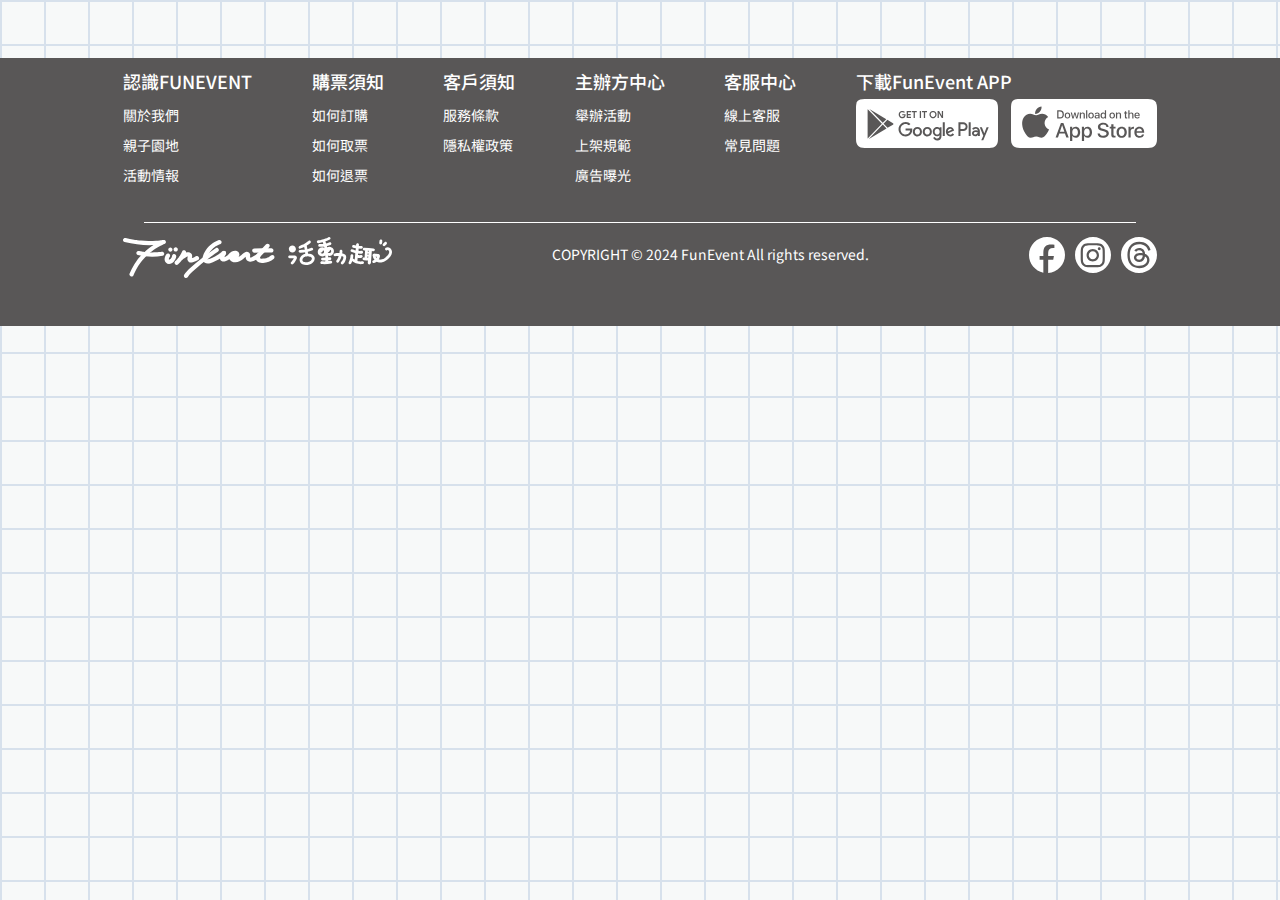
<file: web/footer.html>
<!DOCTYPE html>
<html lang="zh-Hant-TW">

<head>
    <meta charset="UTF-8">
    <meta name="viewport" content="width=device-width, initial-scale=1.0">
    <title>Document</title>
    <link rel="stylesheet" href="./assets/css/styleByJessy.css">
</head>

<body>
    <footer>
        
        <!-- 主選單 -->
        <nav class=" navigation">
            <ul class="menu">
                <li>
                    <!-- 主按鈕 -->
                    <h3>認識FUNEVENT</h3>
                    <!-- 子選單  -->
                    <ul>
                        <li><a href="#">關於我們</a></li>
                        <li><a href="#">親子園地</a></li>
                        <li><a href="#">活動情報</a></li>
                    </ul>
                </li>
                <li>
                    <!-- 主按鈕 -->
                    <h3>購票須知</h3>
                    <!-- 子選單 -->
                    <ul>
                        <li><a href="#">如何訂購</a></li>
                        <li><a href="#">如何取票</a></li>
                        <li><a href="#">如何退票</a></li>
                    </ul>
                </li>
                <li>
                    <!-- 主按鈕 -->
                    <h3>客戶須知</h3>
                    <!-- 子選單 -->
                    <ul>
                        <li><a href="#">服務條款</a></li>
                        <li><a href="#">隱私權政策</a></li>
                    </ul>
                </li>
                <li>
                    <!-- 主按鈕 -->
                    <h3>主辦方中心</h3>
                    <!-- 子選單 -->
                    <ul>
                        <li><a href="#">舉辦活動</a></li>
                        <li><a href="#">上架規範</a></li>
                        <li><a href="#">廣告曝光</a></li>
                    </ul>
                </li>
                <li>
                    <!-- 主按鈕 -->
                    <h3>客服中心</h3>
                    <!-- 子選單 -->
                    <ul>
                        <li><a href="#">線上客服</a></li>
                        <li><a href="#">常見問題</a></li>
                    </ul>
                </li>
                <li>
                    <div class="app-box">
                        <p>下載FunEvent APP</p>
                        <div class="download">
                            <a href="#" class="google"></a>
                            <a href="#" class="iphone"></a>
                        </div>
                    </div>
                </li>
            </ul>
        </nav>
        </div>
        <div class="split-line-row"></div>
        <div class="end-box">
            <h1><a href="./index.html"><img src="./assets/images/logo-big.svg" alt=" "></a></h1>
            <small>COPYRIGHT &copy;  2024 FunEvent All rights reserved.</small>
            <div class="icon-box">
                <div class="icon" style="background-image: url(./assets/images/fb-icon.svg);"></div>
                <div class="icon" style="background-image: url(./assets/images/ig-icon.svg);"></div>
                <div class="icon" style="background-image: url(./assets/images/threads-icon.svg);"></div>
            </div>
        </div>
        <!-- logo -->
    </footer>
</body>

</html>
</file>
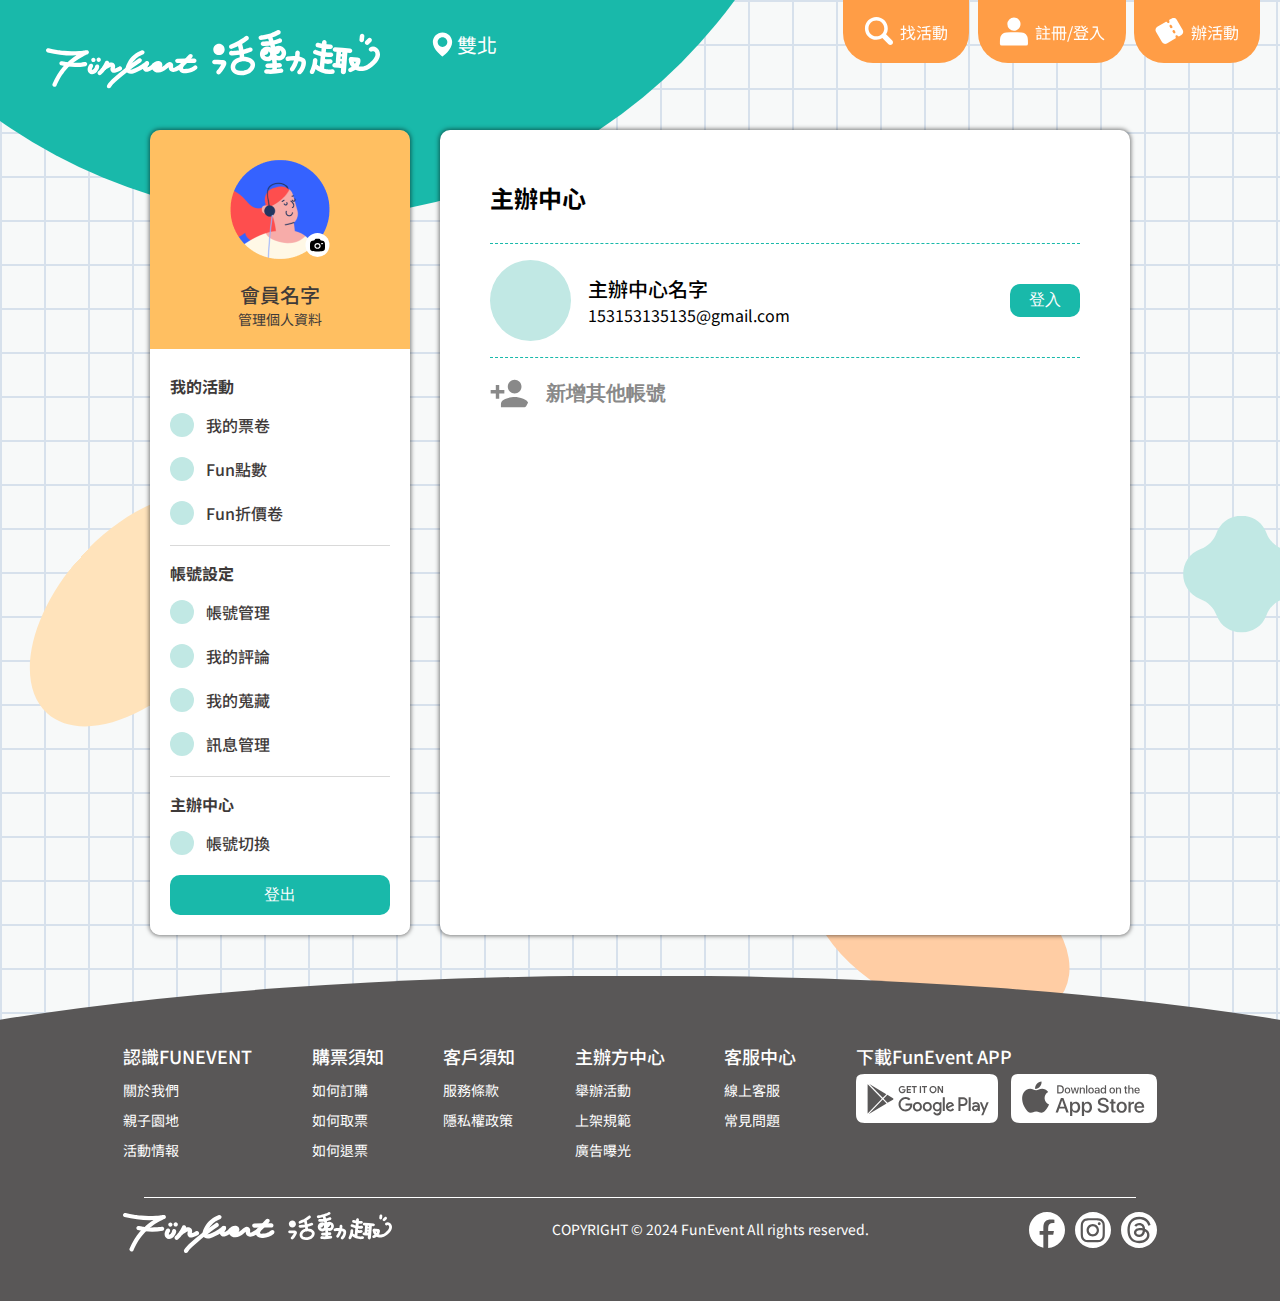
<file: web/member-center/member-center-hosting-center.html>
<!DOCTYPE html>
<html lang="zh-Hant-TW">

<head>
    <meta charset="UTF-8">
    <meta name="viewport" content="width=device-width, initial-scale=1.0">
    <title>會員中心-模板</title>
    <link rel="stylesheet" href="../assets/css/styleByJessy.css">
</head>

<body>
    <!-- 導航列 -->
    <header id="topbar">
        <div class="topbar__start-box">
            <h1 class="logo">
                <a href="../index.html">
                    <figure class="logo-en"><img src="../assets/images/logo-en.svg" alt=""></figure>
                    <figure class="logo-tc"><img src="../assets/images/logo-tc.svg" alt=""></figure>
                </a>
            </h1>
            <div class="topbar__location">
                <figure class="topbar__map-pin-icon"><img src="../assets/images/map-pin-icon.svg" alt="地圖圖釘icon">
                </figure>
                <p>雙北</p>
            </div>
        </div>
        <div class="topbar__end-box">
            <nav class="navigation">
                <ul class="topbar-menu">
                    <li class="topbar-menu__item">
                        <div class="topbar-menu__icon"><img src="../assets/images/search-icon.svg" alt=""></div>
                        <p>找活動</p>
                    </li>
                    <li class="topbar-menu__item">
                        <div class="topbar-menu__icon"><img src="../assets/images/login-icon.svg" alt=""></div>
                        <p>註冊/登入</p>
                    </li>
                    <li class="topbar-menu__item">
                        <div class="topbar-menu__icon"><img src="../assets/images/ticket-icon.svg" alt=""></div>
                        <p>辦活動</p>
                    </li>
                </ul>
            </nav>
        </div>
    </header>
    <!-- 色塊背景 -->
    <div class="member-center-bg-color-block">
        <div class="member-center-bg-color-block__block1"></div>
        <div class="member-center-bg-color-block__block2"></div>
        <div class="member-center-bg-color-block__block3"></div>
        <div class="member-center-bg-color-block__block4"></div>
    </div>
    <main>
        <section id="member-center">
            <!-- 側邊列 -->
            <nav class="member-center-sidebar">
                <!-- 會員頭貼與名字 -->
                <div class="member-center-sidebar__intro">
                    <div class="member-avatar-box">
                        <figure class="member-center-sidebar__avatar"><img
                                src="../assets/images/member-default-avatar.png" alt=""></figure>
                        <button type="button" class="edit-member-avatar-btn"><object
                                data="../assets/images/edit-avatar-icon.svg" type="image/svg+xml"></object></button>
                    </div>
                    <h3 class="member-center-sidebar__name">會員名字</h3>
                    <a href="#" class="member-center-sidebar__edit-link">管理個人資料</a>
                </div>
                <!-- member-center-sidebar__menu -->
                <div class="member-center-sidebar__menu">
                    <!-- div.myEvent_box>h4+div.member-center-sidebar__link-box*3>div.icon--small+a -->
                    <div class="member-center-sidebar__list-box">
                        <h4>我的活動</h4>
                        <div class="member-center-sidebar__link-box">
                            <div class="icon--small"></div>
                            <a href="#">我的票卷</a>
                        </div>
                        <div class="member-center-sidebar__link-box">
                            <div class="icon--small"></div>
                            <a href="#">Fun點數</a>
                        </div>
                        <div class="member-center-sidebar__link-box">
                            <div class="icon--small"></div>
                            <a href="#">Fun折價卷</a>
                        </div>
                    </div>
                    <div class="split-line-row"></div>
                    <div class="member-center-sidebar__list-box">
                        <h4>帳號設定</h4>
                        <div class="member-center-sidebar__link-box">
                            <div class="icon--small"></div>
                            <a href="#">帳號管理</a>
                        </div>
                        <div class="member-center-sidebar__link-box">
                            <div class="icon--small"></div>
                            <a href="#">我的評論</a>
                        </div>
                        <div class="member-center-sidebar__link-box">
                            <div class="icon--small"></div>
                            <a href="#">我的蒐藏</a>
                        </div>
                        <div class="member-center-sidebar__link-box">
                            <div class="icon--small"></div>
                            <a href="#">訊息管理</a>
                        </div>
                    </div>
                    <div class="split-line-row"></div>
                    <div class="member-center-sidebar__list-box">
                        <h4>主辦中心</h4>
                        <div class="member-center-sidebar__link-box">
                            <div class="icon--small"></div>
                            <a href="#">帳號切換</a>
                        </div>
                    </div>

                    <button class="btn-logout--large funevent-btn" type="button">登出</button>
                </div>
            </nav>

            <!-- 分頁內容寫在這邊 -->
            <div class="member-center-content hosting-center-content">
                <!-- 請在上面的div加入分頁的class -->
                <div class="hosting">
                    <h4 class="title">主辦中心</h4>
                    <div class="split-line-row"></div>
                    <div class="first-box">
                        <div class="start-box">
                            <div>
                                <img class="circle" src="../assets/images/circle.svg" alt="">
                            </div>

                            <div class="part">
                                <h4 class="subtitle">主辦中心名字</h4>
                                <p>153153135135@gmail.com</p>
                            </div>

                        </div>
                        <div>
                            <button class="funevent-btn">登入</button>
                        </div>
                    </div>
                    <div class="split-line-row"></div>
                    <button class="add-account">
                        <img src="../assets/images/addfriend.svg" alt="">
                        <p>新增其他帳號</p>
                    </button>


                </div>
            </div>
        </section>
    </main>
    <footer>
        <!-- 主選單 -->
        <nav class=" navigation">
            <ul class="menu">
                <li>
                    <!-- 主按鈕 -->
                    <h3>認識FUNEVENT</h3>

                    <!-- 子選單  -->
                    <ul>
                        <li><a href="#">關於我們</a></li>
                        <li><a href="#">親子園地</a></li>
                        <li><a href="#">活動情報</a></li>
                    </ul>
                </li>
                <li>
                    <!-- 主按鈕 -->
                    <h3>購票須知</h3>
                    <!-- 子選單 -->
                    <ul>
                        <li><a href="#">如何訂購</a></li>
                        <li><a href="#">如何取票</a></li>
                        <li><a href="#">如何退票</a></li>
                    </ul>
                </li>
                <li>
                    <!-- 主按鈕 -->
                    <h3>客戶須知</h3>
                    <!-- 子選單 -->
                    <ul>
                        <li><a href="#">服務條款</a></li>
                        <li><a href="#">隱私權政策</a></li>
                    </ul>
                </li>
                <li>
                    <!-- 主按鈕 -->
                    <h3>主辦方中心</h3>
                    <!-- 子選單 -->
                    <ul>
                        <li><a href="#">舉辦活動</a></li>
                        <li><a href="#">上架規範</a></li>
                        <li><a href="#">廣告曝光</a></li>
                    </ul>
                </li>
                <li>
                    <!-- 主按鈕 -->
                    <h3>客服中心</h3>
                    <!-- 子選單 -->
                    <ul>
                        <li><a href="#">線上客服</a></li>
                        <li><a href="#">常見問題</a></li>
                    </ul>
                </li>
                <li>
                    <div class="app-box">
                        <p>下載FunEvent APP</p>
                        <div class="download">
                            <a href="#" class="google"></a>
                            <a href="#" class="iphone"></a>
                        </div>
                    </div>
                </li>
            </ul>

        </nav>
        </div>
        <div class="split-line-row"></div>
        <div class="end-box">
            <h1><a href="./index.html"><img src="../assets/images/logo-big.svg" alt=" "></a></h1>
            <small>COPYRIGHT &copy; 2024 FunEvent All rights reserved.</small>
            <div class="icon-box">
                <div class="icon" style="background-image: url(../assets/images/fb-icon.svg);"></div>
                <div class="icon" style="background-image: url(../assets/images/ig-icon.svg);"></div>
                <div class="icon" style="background-image: url(../assets/images/threads-icon.svg);"></div>
            </div>
        </div>
        <!-- 弧形背景 -->
        <div class="bg-color-block"></div>
    </footer>
</body>

</html>
</file>
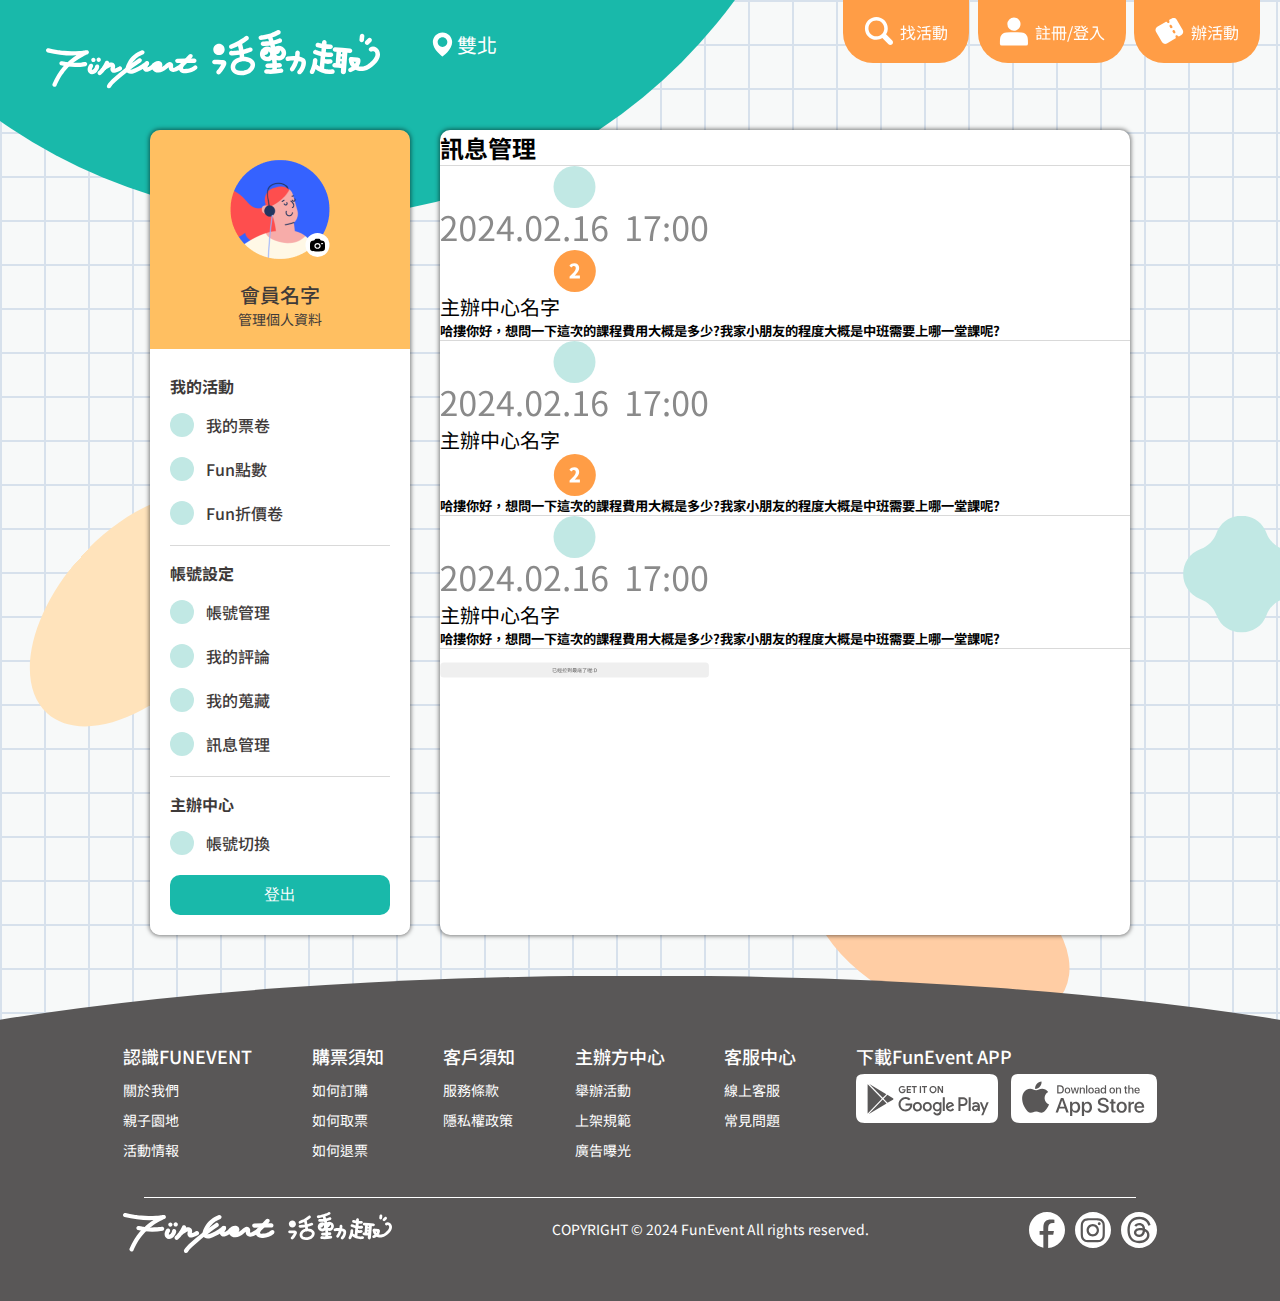
<file: web/member-center/member-center-message-manage.html>
<!DOCTYPE html>
<html lang="zh-Hant-TW">

<head>
    <meta charset="UTF-8">
    <meta name="viewport" content="width=device-width, initial-scale=1.0">
    <title>會員中心-訊息管理 - 活動趣 FunEvent</title>
    <link rel="stylesheet" href="../assets/css/styleByJessy.css">
</head>

<body>
    <!-- 導航列 -->
    <header id="topbar">
        <div class="topbar__start-box">
            <h1 class="logo">
                <a href="../index.html">
                    <figure class="logo-en"><img src="../assets/images/logo-en.svg" alt=""></figure>
                    <figure class="logo-tc"><img src="../assets/images/logo-tc.svg" alt=""></figure>
                </a>
            </h1>
            <div class="topbar__location">
                <figure class="topbar__map-pin-icon"><img src="../assets/images/map-pin-icon.svg" alt="地圖圖釘icon">
                </figure>
                <p>雙北</p>
            </div>
        </div>
        <div class="topbar__end-box">
            <nav class="navigation">
                <ul class="topbar-menu">
                    <li class="topbar-menu__item">
                        <div class="topbar-menu__icon"><img src="../assets/images/search-icon.svg" alt=""></div>
                        <p>找活動</p>
                    </li>
                    <li class="topbar-menu__item">
                        <div class="topbar-menu__icon"><img src="../assets/images/login-icon.svg" alt=""></div>
                        <p>註冊/登入</p>
                    </li>
                    <li class="topbar-menu__item">
                        <div class="topbar-menu__icon"><img src="../assets/images/ticket-icon.svg" alt=""></div>
                        <p>辦活動</p>
                    </li>
                </ul>
            </nav>
        </div>
    </header>
    <!-- 色塊背景 -->
    <div class="member-center-bg-color-block">
        <div class="member-center-bg-color-block__block1"></div>
        <div class="member-center-bg-color-block__block2"></div>
        <div class="member-center-bg-color-block__block3"></div>
        <div class="member-center-bg-color-block__block4"></div>
    </div>
    <main>
        <section id="member-center">
            <!-- 側邊列 -->
            <nav class="member-center-sidebar">
                <!-- 會員頭貼與名字 -->
                <div class="member-center-sidebar__intro">
                    <div class="member-avatar-box">
                        <figure class="member-center-sidebar__avatar"><img
                                src="../assets/images/member-default-avatar.png" alt=""></figure>
                        <button type="button" class="edit-member-avatar-btn"><object
                                data="../assets/images/edit-avatar-icon.svg" type="image/svg+xml"></object></button>
                    </div>
                    <h3 class="member-center-sidebar__name">會員名字</h3>
                    <a href="#" class="member-center-sidebar__edit-link">管理個人資料</a>
                </div>
                <!-- member-center-sidebar__menu -->
                <div class="member-center-sidebar__menu">
                    <!-- div.myEvent_box>h4+div.member-center-sidebar__link-box*3>div.icon--small+a -->
                    <div class="member-center-sidebar__list-box">
                        <h4>我的活動</h4>
                        <div class="member-center-sidebar__link-box">
                            <div class="icon--small"></div>
                            <a href="#">我的票卷</a>
                        </div>
                        <div class="member-center-sidebar__link-box">
                            <div class="icon--small"></div>
                            <a href="#">Fun點數</a>
                        </div>
                        <div class="member-center-sidebar__link-box">
                            <div class="icon--small"></div>
                            <a href="#">Fun折價卷</a>
                        </div>
                    </div>
                    <div class="split-line-row"></div>
                    <div class="member-center-sidebar__list-box">
                        <h4>帳號設定</h4>
                        <div class="member-center-sidebar__link-box">
                            <div class="icon--small"></div>
                            <a href="#">帳號管理</a>
                        </div>
                        <div class="member-center-sidebar__link-box">
                            <div class="icon--small"></div>
                            <a href="#">我的評論</a>
                        </div>
                        <div class="member-center-sidebar__link-box">
                            <div class="icon--small"></div>
                            <a href="#">我的蒐藏</a>
                        </div>
                        <div class="member-center-sidebar__link-box">
                            <div class="icon--small"></div>
                            <a href="#">訊息管理</a>
                        </div>
                    </div>
                    <div class="split-line-row"></div>
                    <div class="member-center-sidebar__list-box">
                        <h4>主辦中心</h4>
                        <div class="member-center-sidebar__link-box">
                            <div class="icon--small"></div>
                            <a href="#">帳號切換</a>
                        </div>
                    </div>

                    <button class="btn-logout--large funevent-btn" type="button">登出</button>
                </div>
            </nav>

            <!-- 分頁內容寫在這邊 -->
            <div class="member-center-content member-center-message-manage">
                <!-- 請在上面的div加入分頁的class -->
                <div class="message">
                    <h4 class="title">訊息管理</h4>
                    <div class="split-line-row"></div>
                    <div class="box">
                        <img src="../assets/images/circle.svg" alt="">
                        <img src="../assets/images/2024.02.16-17_00.svg" alt="">
                        <img src="../assets/images/littlecircle.svg" alt="">
                        <h4 class="subtitle">主辦中心名字</h4>
                        <h5>哈摟你好，想問一下這次的課程費用大概是多少?我家小朋友的程度大概是中班需要上哪一堂課呢?</h5>
                    <div class="split-line-row"></div>
                    <div class="box">
                        <img src="../assets/images/circle.svg" alt="">
                        <img src="../assets/images/2024.02.16-17_00.svg" alt="">
                        <h4 class="subtitle">主辦中心名字</h4>
                        <img src="../assets/images/littlecircle.svg" alt="">
                        <h5>哈摟你好，想問一下這次的課程費用大概是多少?我家小朋友的程度大概是中班需要上哪一堂課呢?</h5>
                    <div class="split-line-row"></div>
                    <div class="box">
                        <img src="../assets/images/circle.svg" alt="">
                        <img src="../assets/images/2024.02.16-17_00.svg" alt="">
                        <h4 class="subtitle">主辦中心名字</h4>
                        <h5>哈摟你好，想問一下這次的課程費用大概是多少?我家小朋友的程度大概是中班需要上哪一堂課呢?</h5>
                    <div class="split-line-row"></div>
                    <img src="../assets/images/bottom.svg" alt="">
                </div>
            </div>
        </section>
    </main>
    <footer>
        <!-- 主選單 -->
        <nav class=" navigation">
            <ul class="menu">
                <li>
                    <!-- 主按鈕 -->
                    <h3>認識FUNEVENT</h3>

                    <!-- 子選單  -->
                    <ul>
                        <li><a href="#">關於我們</a></li>
                        <li><a href="#">親子園地</a></li>
                        <li><a href="#">活動情報</a></li>
                    </ul>
                </li>
                <li>
                    <!-- 主按鈕 -->
                    <h3>購票須知</h3>
                    <!-- 子選單 -->
                    <ul>
                        <li><a href="#">如何訂購</a></li>
                        <li><a href="#">如何取票</a></li>
                        <li><a href="#">如何退票</a></li>
                    </ul>
                </li>
                <li>
                    <!-- 主按鈕 -->
                    <h3>客戶須知</h3>
                    <!-- 子選單 -->
                    <ul>
                        <li><a href="#">服務條款</a></li>
                        <li><a href="#">隱私權政策</a></li>
                    </ul>
                </li>
                <li>
                    <!-- 主按鈕 -->
                    <h3>主辦方中心</h3>
                    <!-- 子選單 -->
                    <ul>
                        <li><a href="#">舉辦活動</a></li>
                        <li><a href="#">上架規範</a></li>
                        <li><a href="#">廣告曝光</a></li>
                    </ul>
                </li>
                <li>
                    <!-- 主按鈕 -->
                    <h3>客服中心</h3>
                    <!-- 子選單 -->
                    <ul>
                        <li><a href="#">線上客服</a></li>
                        <li><a href="#">常見問題</a></li>
                    </ul>
                </li>
                <li>
                    <div class="app-box">
                        <p>下載FunEvent APP</p>
                        <div class="download">
                            <a href="#" class="google"></a>
                            <a href="#" class="iphone"></a>
                        </div>
                    </div>
                </li>
            </ul>

        </nav>
        </div>
        <div class="split-line-row"></div>
        <div class="end-box">
            <h1><a href="./index.html"><img src="../assets/images/logo-big.svg" alt=" "></a></h1>
            <small>COPYRIGHT &copy; 2024 FunEvent All rights reserved.</small>
            <div class="icon-box">
                <div class="icon" style="background-image: url(../assets/images/fb-icon.svg);"></div>
                <div class="icon" style="background-image: url(../assets/images/ig-icon.svg);"></div>
                <div class="icon" style="background-image: url(../assets/images/threads-icon.svg);"></div>
            </div>
        </div>
        <!-- 弧形背景 -->
        <div class="bg-color-block"></div>
    </footer>
</body>

</html>
</file>
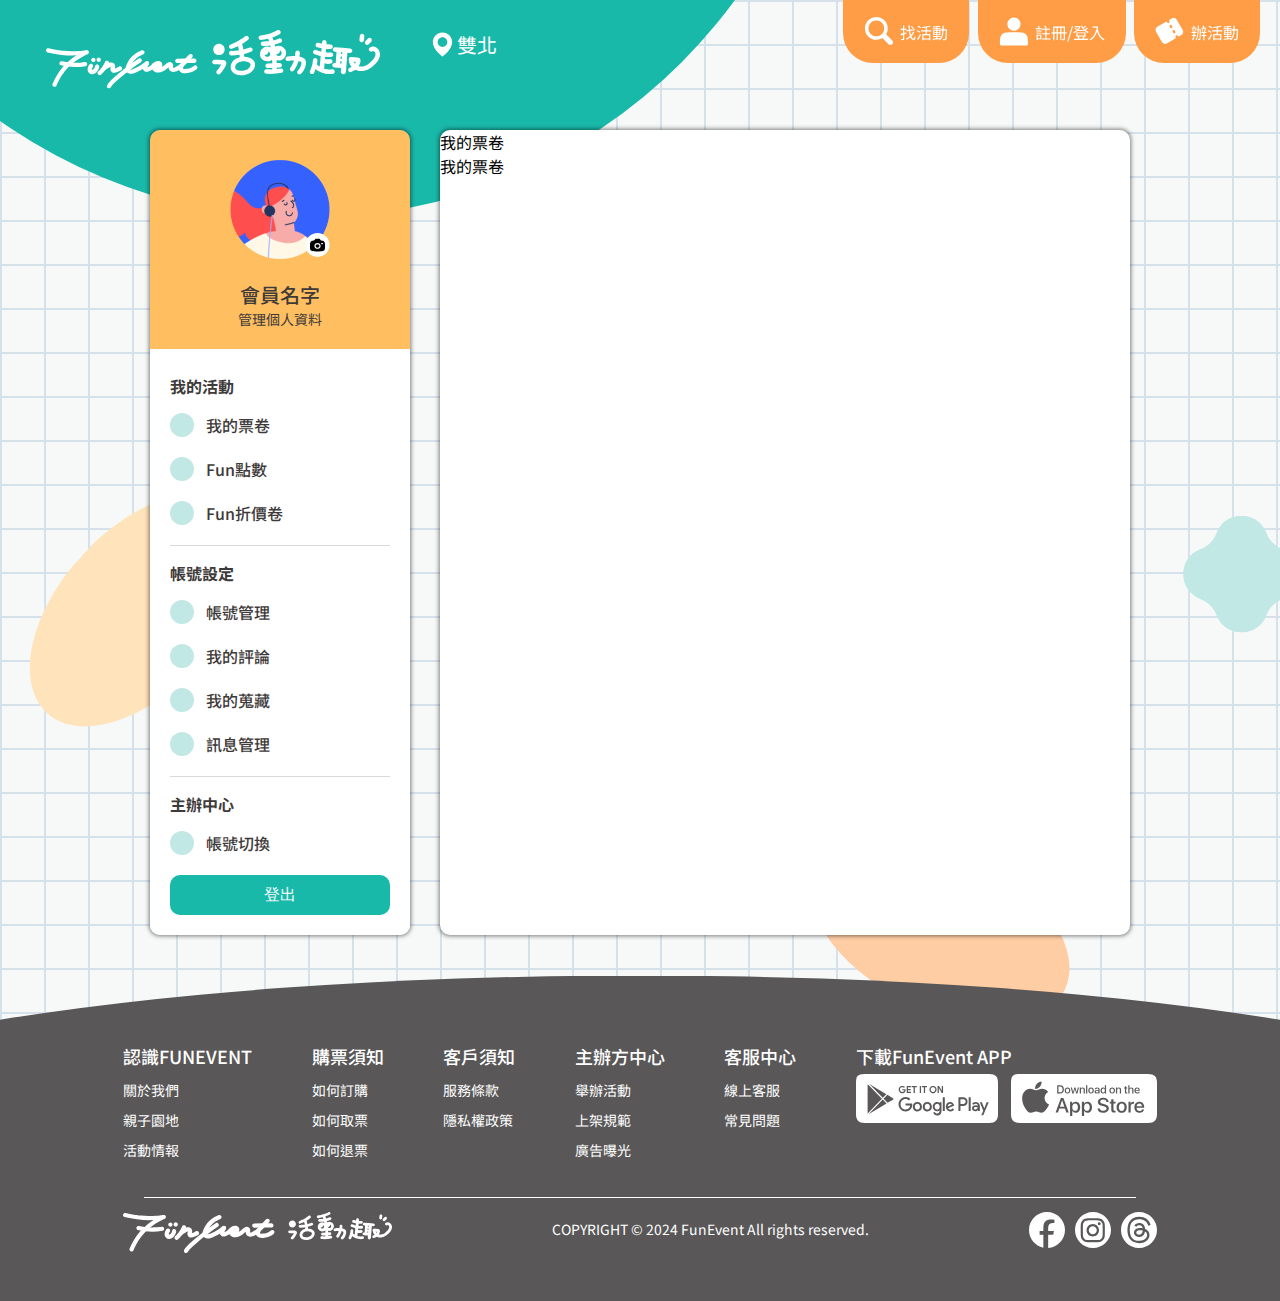
<file: web/member-center/member-center-myticket.html>
<!DOCTYPE html>
<html lang="zh-Hant-TW">

<head>
    <meta charset="UTF-8">
    <meta name="viewport" content="width=device-width, initial-scale=1.0">
    <title>會員中心-模板</title>
    <link rel="stylesheet" href="../assets/css/styleForMemberCenterTemplate.css">
</head>

<body>
    <div class="funevent-wrap">


        <!-- 導航列 -->
        <header id="topbar">
            <div class="topbar__start-box">
                <h1 class="logo">
                    <a href="../index.html">
                        <figure class="logo-en"><img src="../assets/images/logo-en.svg" alt=""></figure>
                        <figure class="logo-tc"><img src="../assets/images/logo-tc.svg" alt=""></figure>
                    </a>
                </h1>
                <div class="topbar__location">
                    <figure class="topbar__map-pin-icon"><img src="../assets/images/map-pin-icon.svg" alt="地圖圖釘icon">
                    </figure>
                    <p>雙北</p>
                </div>
            </div>
            <div class="topbar__end-box">
                <nav class="navigation">
                    <ul class="topbar-menu">
                        <li class="topbar-menu__item">
                            <div class="topbar-menu__icon"><img src="../assets/images/search-icon.svg" alt=""></div>
                            <p>找活動</p>
                        </li>
                        <li class="topbar-menu__item">
                            <div class="topbar-menu__icon"><img src="../assets/images/login-icon.svg" alt=""></div>
                            <p>註冊/登入</p>
                        </li>
                        <li class="topbar-menu__item">
                            <div class="topbar-menu__icon"><img src="../assets/images/ticket-icon.svg" alt=""></div>
                            <p>辦活動</p>
                        </li>
                    </ul>
                </nav>
            </div>
        </header>
        <!-- 色塊背景 -->
        <div class="member-center-bg-color-block">
            <div class="member-center-bg-color-block__block1"></div>
            <div class="member-center-bg-color-block__block2"></div>
            <div class="member-center-bg-color-block__block3"></div>
            <div class="member-center-bg-color-block__block4"></div>
        </div>
        <main>
            <section id="member-center">
                <!-- 側邊列 -->
                <nav class="member-center-sidebar">
                    <!-- 會員頭貼與名字 -->
                    <div class="member-center-sidebar__intro">
                        <div class="member-avatar-box">
                            <figure class="member-center-sidebar__avatar"><img
                                    src="../assets/images/member-default-avatar.png" alt=""></figure>
                            <button type="button" class="edit-member-avatar-btn"><object
                                    data="../assets/images/edit-avatar-icon.svg" type="image/svg+xml"></object></button>
                        </div>
                        <h3 class="member-center-sidebar__name">會員名字</h3>
                        <a href="#" class="member-center-sidebar__edit-link">管理個人資料</a>
                    </div>
                    <!-- member-center-sidebar__menu -->
                    <div class="member-center-sidebar__menu">
                        <!-- div.myEvent_box>h4+div.member-center-sidebar__link-box*3>div.icon--small+a -->
                        <div class="member-center-sidebar__list-box">
                            <h4>我的活動</h4>
                            <div class="member-center-sidebar__link-box">
                                <div class="icon--small"></div>
                                <a href="#">我的票卷</a>
                            </div>
                            <div class="member-center-sidebar__link-box">
                                <div class="icon--small"></div>
                                <a href="#">Fun點數</a>
                            </div>
                            <div class="member-center-sidebar__link-box">
                                <div class="icon--small"></div>
                                <a href="#">Fun折價卷</a>
                            </div>
                        </div>
                        <div class="split-line-row"></div>
                        <div class="member-center-sidebar__list-box">
                            <h4>帳號設定</h4>
                            <div class="member-center-sidebar__link-box">
                                <div class="icon--small"></div>
                                <a href="#">帳號管理</a>
                            </div>
                            <div class="member-center-sidebar__link-box">
                                <div class="icon--small"></div>
                                <a href="#">我的評論</a>
                            </div>
                            <div class="member-center-sidebar__link-box">
                                <div class="icon--small"></div>
                                <a href="#">我的蒐藏</a>
                            </div>
                            <div class="member-center-sidebar__link-box">
                                <div class="icon--small"></div>
                                <a href="#">訊息管理</a>
                            </div>
                        </div>
                        <div class="split-line-row"></div>
                        <div class="member-center-sidebar__list-box">
                            <h4>主辦中心</h4>
                            <div class="member-center-sidebar__link-box">
                                <div class="icon--small"></div>
                                <a href="#">帳號切換</a>
                            </div>
                        </div>

                        <button class="btn-logout--large funevent-btn" type="button">登出</button>
                    </div>
                </nav>

                <!-- 分頁內容寫在這邊 -->
                <div class="member-center-content">
                    <!-- 請在上面的div加入分頁的class -->
                    <h4 class="title">我的票卷</h4>
                    <h4 class="title">我的票卷</h4>
                </div>
            </section>
        </main>
        <footer>
            <!-- 主選單 -->
            <nav class=" navigation">
                <ul class="menu">
                    <li>
                        <!-- 主按鈕 -->
                        <h3>認識FUNEVENT</h3>

                        <!-- 子選單  -->
                        <ul>
                            <li><a href="#">關於我們</a></li>
                            <li><a href="#">親子園地</a></li>
                            <li><a href="#">活動情報</a></li>
                        </ul>
                    </li>
                    <li>
                        <!-- 主按鈕 -->
                        <h3>購票須知</h3>
                        <!-- 子選單 -->
                        <ul>
                            <li><a href="#">如何訂購</a></li>
                            <li><a href="#">如何取票</a></li>
                            <li><a href="#">如何退票</a></li>
                        </ul>
                    </li>
                    <li>
                        <!-- 主按鈕 -->
                        <h3>客戶須知</h3>
                        <!-- 子選單 -->
                        <ul>
                            <li><a href="#">服務條款</a></li>
                            <li><a href="#">隱私權政策</a></li>
                        </ul>
                    </li>
                    <li>
                        <!-- 主按鈕 -->
                        <h3>主辦方中心</h3>
                        <!-- 子選單 -->
                        <ul>
                            <li><a href="#">舉辦活動</a></li>
                            <li><a href="#">上架規範</a></li>
                            <li><a href="#">廣告曝光</a></li>
                        </ul>
                    </li>
                    <li>
                        <!-- 主按鈕 -->
                        <h3>客服中心</h3>
                        <!-- 子選單 -->
                        <ul>
                            <li><a href="#">線上客服</a></li>
                            <li><a href="#">常見問題</a></li>
                        </ul>
                    </li>
                    <li>
                        <div class="app-box">
                            <p>下載FunEvent APP</p>
                            <div class="download">
                                <a href="#" class="google"></a>
                                <a href="#" class="iphone"></a>
                            </div>
                        </div>
                    </li>
                </ul>

            </nav>
            <div class="split-line-row"></div>
            <div class="end-box">
                <h1><a href="./index.html"><img src="../assets/images/logo-big.svg" alt=" "></a></h1>
                <small>COPYRIGHT &copy; 2024 FunEvent All rights reserved.</small>
                <div class="icon-box">
                    <div class="icon" style="background-image: url(../assets/images/fb-icon.svg);"></div>
                    <div class="icon" style="background-image: url(../assets/images/ig-icon.svg);"></div>
                    <div class="icon" style="background-image: url(../assets/images/threads-icon.svg);"></div>
                </div>
            </div>
            <!-- 弧形背景 -->
            <div class="bg-color-block"></div>
        </footer>
    </div>
</body>

</html>
</file>
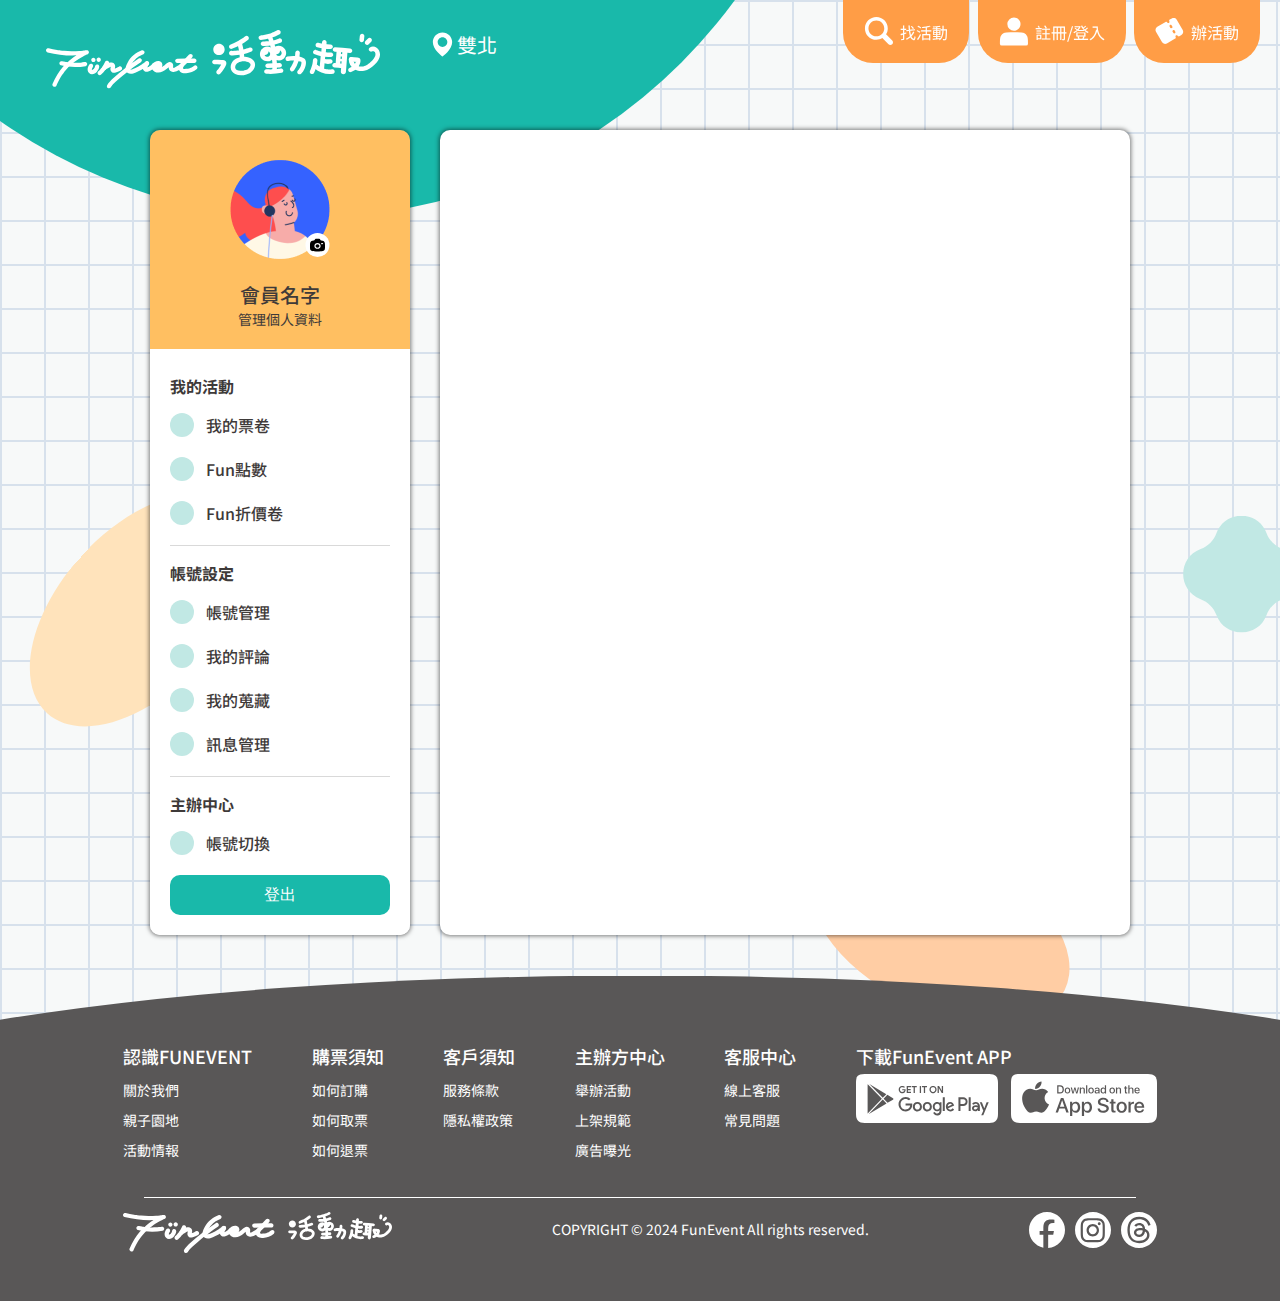
<file: web/member-center/member-center-template.html>
<!DOCTYPE html>
<html lang="zh-Hant-TW">

<head>
    <meta charset="UTF-8">
    <meta name="viewport" content="width=device-width, initial-scale=1.0">
    <title>會員中心-模板</title>
    <link rel="stylesheet" href="./styleForMemberCenterTemplate.css">
</head>

<body>
    <!-- 導航列 -->
    <header id="topbar">
        <div class="topbar__start-box">
            <h1 class="logo">
                <a href="../index.html">
                    <figure class="logo-en"><img src="../assets/images/logo-en.svg" alt=""></figure>
                    <figure class="logo-tc"><img src="../assets/images/logo-tc.svg" alt=""></figure>
                </a>
            </h1>
            <div class="topbar__location">
                <figure class="topbar__map-pin-icon"><img src="../assets/images/map-pin-icon.svg" alt="地圖圖釘icon">
                </figure>
                <p>雙北</p>
            </div>
        </div>
        <div class="topbar__end-box">
            <nav class="navigation">
                <ul class="topbar-menu">
                    <li class="topbar-menu__item">
                        <div class="topbar-menu__icon"><img src="../assets/images/search-icon.svg" alt=""></div>
                        <p>找活動</p>
                    </li>
                    <li class="topbar-menu__item">
                        <div class="topbar-menu__icon"><img src="../assets/images/login-icon.svg" alt=""></div>
                        <p>註冊/登入</p>
                    </li>
                    <li class="topbar-menu__item">
                        <div class="topbar-menu__icon"><img src="../assets/images/ticket-icon.svg" alt=""></div>
                        <p>辦活動</p>
                    </li>
                </ul>
            </nav>
        </div>
    </header>
    <!-- 色塊背景 -->
    <div class="member-center-bg-color-block">
        <div class="member-center-bg-color-block__block1"></div>
        <div class="member-center-bg-color-block__block2"></div>
        <div class="member-center-bg-color-block__block3"></div>
        <div class="member-center-bg-color-block__block4"></div>
    </div>
    <main>
        <section id="member-center">
            <!-- 側邊列 -->
            <nav class="member-center-sidebar">
                <!-- 會員頭貼與名字 -->
                <div class="member-center-sidebar__intro">
                    <div class="member-avatar-box">
                        <figure class="member-center-sidebar__avatar"><img
                                src="../assets/images/member-default-avatar.png" alt=""></figure>
                        <button type="button" class="edit-member-avatar-btn"><object
                                data="../assets/images/edit-avatar-icon.svg" type="image/svg+xml"></object></button>
                    </div>
                    <h3 class="member-center-sidebar__name">會員名字</h3>
                    <a href="#" class="member-center-sidebar__edit-link">管理個人資料</a>
                </div>
                <!-- member-center-sidebar__menu -->
                <div class="member-center-sidebar__menu">
                    <!-- div.myEvent_box>h4+div.member-center-sidebar__link-box*3>div.icon--small+a -->
                    <div class="member-center-sidebar__list-box">
                        <h4>我的活動</h4>
                        <div class="member-center-sidebar__link-box">
                            <div class="icon--small"></div>
                            <a href="#">我的票卷</a>
                        </div>
                        <div class="member-center-sidebar__link-box">
                            <div class="icon--small"></div>
                            <a href="#">Fun點數</a>
                        </div>
                        <div class="member-center-sidebar__link-box">
                            <div class="icon--small"></div>
                            <a href="#">Fun折價卷</a>
                        </div>
                    </div>
                    <div class="split-line-row"></div>
                    <div class="member-center-sidebar__list-box">
                        <h4>帳號設定</h4>
                        <div class="member-center-sidebar__link-box">
                            <div class="icon--small"></div>
                            <a href="#">帳號管理</a>
                        </div>
                        <div class="member-center-sidebar__link-box">
                            <div class="icon--small"></div>
                            <a href="#">我的評論</a>
                        </div>
                        <div class="member-center-sidebar__link-box">
                            <div class="icon--small"></div>
                            <a href="#">我的蒐藏</a>
                        </div>
                        <div class="member-center-sidebar__link-box">
                            <div class="icon--small"></div>
                            <a href="#">訊息管理</a>
                        </div>
                    </div>
                    <div class="split-line-row"></div>
                    <div class="member-center-sidebar__list-box">
                        <h4>主辦中心</h4>
                        <div class="member-center-sidebar__link-box">
                            <div class="icon--small"></div>
                            <a href="#">帳號切換</a>
                        </div>
                    </div>

                    <button class="btn-logout--large funevent-btn" type="button">登出</button>
                </div>
            </nav>

            <div class="member-center-content">
                <!-- 請在上面的div加入分頁的class -->
            </div>
        </section>
    </main>
    <footer>
        <!-- 主選單 -->
        <nav class=" navigation">
            <ul class="menu">
                <li>
                    <!-- 主按鈕 -->
                    <h3>認識FUNEVENT</h3>

                    <!-- 子選單  -->
                    <ul>
                        <li><a href="#">關於我們</a></li>
                        <li><a href="#">親子園地</a></li>
                        <li><a href="#">活動情報</a></li>
                    </ul>
                </li>
                <li>
                    <!-- 主按鈕 -->
                    <h3>購票須知</h3>
                    <!-- 子選單 -->
                    <ul>
                        <li><a href="#">如何訂購</a></li>
                        <li><a href="#">如何取票</a></li>
                        <li><a href="#">如何退票</a></li>
                    </ul>
                </li>
                <li>
                    <!-- 主按鈕 -->
                    <h3>客戶須知</h3>
                    <!-- 子選單 -->
                    <ul>
                        <li><a href="#">服務條款</a></li>
                        <li><a href="#">隱私權政策</a></li>
                    </ul>
                </li>
                <li>
                    <!-- 主按鈕 -->
                    <h3>主辦方中心</h3>
                    <!-- 子選單 -->
                    <ul>
                        <li><a href="#">舉辦活動</a></li>
                        <li><a href="#">上架規範</a></li>
                        <li><a href="#">廣告曝光</a></li>
                    </ul>
                </li>
                <li>
                    <!-- 主按鈕 -->
                    <h3>客服中心</h3>
                    <!-- 子選單 -->
                    <ul>
                        <li><a href="#">線上客服</a></li>
                        <li><a href="#">常見問題</a></li>
                    </ul>
                </li>
                <li>
                    <div class="app-box">
                        <p>下載FunEvent APP</p>
                        <div class="download">
                            <a href="#" class="google"></a>
                            <a href="#" class="iphone"></a>
                        </div>
                    </div>
                </li>
            </ul>

        </nav>
        </div>
        <div class="split-line-row"></div>
        <div class="end-box">
            <h1><a href="./index.html"><img src="../assets/images/logo-big.svg" alt=" "></a></h1>
            <small>COPYRIGHT &copy; 2024 FunEvent All rights reserved.</small>
            <div class="icon-box">
                <div class="icon" style="background-image: url(../assets/images/fb-icon.svg);"></div>
                <div class="icon" style="background-image: url(../assets/images/ig-icon.svg);"></div>
                <div class="icon" style="background-image: url(../assets/images/threads-icon.svg);"></div>
            </div>
        </div>
        <!-- 弧形背景 -->
        <div class="bg-color-block"></div>
    </footer>
</body>

</html>
</file>
<file: web/assets/css/styleByJessy.css>
@charset "UTF-8";
@import url('https://fonts.googleapis.com/css2?family=Noto+Sans+TC:wght@100..900&display=swap');



/* 變數區 */
:root {
    /* 主色 */
    --primary-1: #FF9D46;
    --primary-2: #19B9AA;
    /* 輔助色 */
    --secondary-1: #FFC08C;
    --secondary-2: #FFBF61;
    /* 灰階 */
    --light: #FFFFFF;
    --deep: #000000;
    --gray-1: #595757;
    --gray-2: #898989;
    --gray-3: #D9D9D9;
    --gray-4: #B5B5B6;
    --gray-5: #727171;
    --gray-6: #A8A8A8;
    --gray-7: #3E3A39;
    /* 背景 */
    --bg-line: #D7E1EC;
    --bg-pri: #F7F9F9;
    --bg-size: 44px;
}



/* reset */
* {
    margin: 0;
    padding: 0;
    box-sizing: border-box;
}

body {
    font-family: "Noto Sans TC", sans-serif;
}

a {
    display: block;
    text-decoration: none;
    color: black;
}

h1,
h2,
h3,
h4 {
    font-weight: normal;
}

ul,
ol {
    list-style: none;
}

img {
    display: block;
    width: 100%;
    height: auto;
}

button {
    border: none;
    background-color: transparent;
}

input,
label {
    display: block;
}



/* 共用區 */
/* 左上logo */
.logo a {
    display: flex;
    align-items: flex-start;
}

.logo img {
    object-fit: cover;
}

.logo-en {
    width: 152px;
    height: 41px;
    margin: 18px 14px 0 0;
    overflow: hidden;
}

.logo-tc {
    width: 168px;
    height: 46px;
    margin-bottom: 13px;
    overflow: hidden;
}

/* 置頂導航列 topbar */
#topbar {
    display: flex;
    justify-content: space-between;
    /* position: fixed; */
    width: 100%;
}

.topbar__start-box {
    position: absolute;
    display: flex;
    align-items: center;
}

.topbar__start-box .logo {
    margin: 30px 0 0 46px;
}

.topbar__location {
    display: flex;
    margin-left: 48px;
}

.topbar__map-pin-icon {
    width: 29px;
    height: 29px;
}

.topbar__location p {
    font-size: 20px;
    color: var(--light);
}

.topbar__end-box {
    position: fixed;
    right: 0;
}

.topbar-menu {
    display: flex;
}

.topbar-menu__item {
    display: flex;
    justify-content: center;
    align-items: center;
    padding: 17px 21px;
    background-color: var(--primary-1);
    border-radius: 0 0 30px 30px;
    margin-right: 8.5px;
}

.topbar-menu__item:last-child {
    margin-right: 20px;
}

.topbar-menu__icon {
    width: 29px;
    height: 29px;
    margin-right: 7px;
}

.topbar-menu__item p {
    color: var(--light);
}

/* 背景，之後可能換成圖片 */
body {
    background-image: conic-gradient(from 90deg at 2px 2px, var(--bg-pri) 90deg, var(--bg-line) 0);
    background-size: var(--bg-size) var(--bg-size);
}

.funevent-wrap {
    position: relative;
    overflow-x: hidden;
}

/* footer */
footer {
    position: relative;
    padding: 0 144px;
    margin-top: 58px;
    background-color: #595757;
    display: flex;
    flex-direction: column;
    align-items: center;
}

/* 弧形背景 */
footer .bg-color-block {
    position: absolute;
    z-index: -1;
    bottom: 0;
    left: 50%;
    transform: translateX(-50%);
    width: 145.8vw;
    height: 325px;
    clip-path: ellipse();
    background-color: #595757;
}

footer .navigation {
    display: flex;
    justify-content: space-between;
    width: 1034px;
}

footer .navigation .menu {
    display: flex;
    width: 100%;
    justify-content: space-between;
}

footer .navigation .app-box p {
    font-size: 18px;
    font-weight: 500;
    line-height: 1.5;
    color: white;
    margin-bottom: 4px;
}

footer .navigation .download {
    display: flex;
    column-gap: 13px;
}

footer .navigation .google {
    width: 142px;
    height: 49px;
    background-image: url(../images/google-play-icon.svg);
}

footer .navigation .iphone {
    width: 146px;
    height: 49px;
    background-image: url(../images/apple-store-icon.svg);
}

footer .navigation .menu {
    margin: 0;
    padding: 0;
}

footer .navigation .menu h3 {
    font-size: 18px;
    font-weight: 500;
    line-height: 1.5;
    color: white;
}

footer .navigation .menu a {
    font-size: 14px;
    font-weight: 400;
    color: white;
}

footer .navigation .menu li {
    border: none;
    margin: 10px 0;
}

footer .split-line-row {
    background-color: white;
    height: 0.5px;
    width: 100%;
    margin-top: 17px;
    margin-bottom: 14px;
}

footer .end-box {
    display: flex;
    justify-content: space-between;
    width: 1034px;
    margin-bottom: 47px;
}

footer .end-box .icon-box {
    display: flex;
    column-gap: 10px;
}

footer .end-box .icon {
    width: 36px;
    height: 36px;
}

footer .end-box small {
    color: white;
    font-size: 14px;
    font-weight: 400;
    line-height: 34px;
}

/* 陰影1 */
#member-center .member-center-sidebar,
#member-center .member-center-content {
    box-shadow: 0 0 4.1px 1px rgba(0, 0, 0, 0.5);
}

/* 圓角10按鈕 */
.funevent-btn {
    background-color: var(--primary-2);
    padding: 6px 19px;
    font-size: 16px;
    font-weight: 400;
    color: var(--light);
    border-radius: 10px;
    white-space: nowrap;
    /* line-height: 2; */
}

/* row分隔線 */
.split-line-row {
    height: 1px;
    width: 100%;
    background-color: var(--gray-3);
}



/* 會員中心頁面區 */
#member-center {
    min-height: 100vh;
    display: flex;
    align-items: flex-start;
    justify-content: center;
    padding: 130px 150px 40px 150px;
}

/* 會員中心背景區 */
.member-center-bg-color-block {
    position: absolute;
    /* overflow: hidden; */
    width: 100%;
    height: 100%;
    z-index: -1;
}

.member-center-bg-color-block__block1 {
    /* 左上最大那顆 */
    position: absolute;
    width: 83vw;
    height: 83vw;
    top: -66vw;
    left: -17.6vw;
    border-radius: 9999px;
    background-color: var(--primary-2);
}

.member-center-bg-color-block__block2 {
    /* 左中那顆 */
    position: absolute;
    background: url(../images/member-center-bg-color-block2.svg) center/cover no-repeat;
    width: 12.5vw;
    height: 21.8vw;
    transform: translateX(4.72vw) translateY(36.8vw) rotate(42.11deg);
}

.member-center-bg-color-block__block3 {
    /* 右中下那顆 */
    position: absolute;
    background: url(../images/member-center-bg-color-block3.svg) center/cover no-repeat;
    width: 12.5vw;
    height: 21.8vw;
    transform: translateX(67.2vw) translateY(789px) rotate(116.26deg);
}

.member-center-bg-color-block__block4 {
    /* 右邊小小那顆 */
    position: absolute;
    background: url(../images/member-center-bg-color-block4.svg) center/contain no-repeat;
    width: 9.23vw;
    height: 9.23vw;
    transform: translateX(92.37vw) translateY(40.2vw);
}

/* 會員中心側邊列區 */
.member-center-sidebar {
    display: flex;
    flex-direction: column;
    align-items: center;
    width: 260px;
    margin-right: 30px;
    border-radius: 10px;
    overflow: hidden;
}

/* member-center-sidebar__intro */
.member-center-sidebar__intro {
    display: flex;
    flex-direction: column;
    align-items: center;
    width: 100%;
    padding: 30px 65px 20px 65px;
    background-color: var(--secondary-2);
}

.member-center-sidebar__intro .member-avatar-box {
    position: relative;
    margin-bottom: 20px;
}

.member-center-sidebar__intro .member-center-sidebar__avatar {
    height: 100px;
    width: 100px;
}

.member-center-sidebar__intro .edit-member-avatar-btn {
    position: absolute;
    right: 0;
    bottom: 0;
}

.member-center-sidebar__intro .member-center-sidebar__name {
    font-size: 20px;
    font-weight: 500;
    color: var(--gray-7);
}

.member-center-sidebar__intro .member-center-sidebar__edit-link {
    font-size: 14px;
    color: var(--gray-7);
}

.member-center-sidebar .member-center-sidebar__menu {
    width: 100%;
    display: flex;
    flex-direction: column;
    align-items: center;
    padding: 20px;
    background-color: var(--light);
    font-size: 16px;
}

.member-center-sidebar .member-center-sidebar__menu .split-line-row {
    margin: 10px 0;
}

.member-center-sidebar .member-center-sidebar__menu .member-center-sidebar__list-box {
    width: 100%;
    display: flex;
    flex-direction: column;
    align-items: flex-start;
    /* margin-bottom: 13px; */
    /* border-bottom: solid 1px var(--gray-3); */
}

.member-center-sidebar .member-center-sidebar__menu .member-center-sidebar__list-box:nth-child(3) {
    border: none;
}

.member-center-sidebar .member-center-sidebar__menu .member-center-sidebar__list-box h4 {
    padding: 5px 0;
}

.member-center-sidebar .member-center-sidebar__menu .member-center-sidebar__list-box .member-center-sidebar__link-box {
    padding: 10px 0;
}

.member-center-sidebar .member-center-sidebar__menu .member-center-sidebar__list-box h4 {
    font-size: 16px;
    font-weight: 700;
    color: var(--gray-7);
}

.member-center-sidebar .member-center-sidebar__menu .member-center-sidebar__list-box .member-center-sidebar__link-box {
    display: flex;
    align-items: center;
}

.member-center-sidebar .member-center-sidebar__menu .member-center-sidebar__list-box .member-center-sidebar__link-box a {
    font-size: 16px;
    font-weight: 500;
    color: var(--gray-7);
}

.member-center-sidebar .member-center-sidebar__menu .member-center-sidebar__list-box .member-center-sidebar__link-box .icon--small {
    width: 24px;
    height: 24px;
    background-image: url(../images/member-center-sidebar-item-default-icon.svg);
    margin-right: 12px;
}

.member-center-sidebar .member-center-sidebar__menu .btn-logout--large {
    width: 100%;
    height: 40px;
    margin-top: 10px;
}

/* 會員中心主要內容共用區 */
.member-center-content {
    align-self: stretch;
    flex-grow: 1;
    border-radius: 10px;
    background-color: #ffffff;
    width: 60%;
    max-width: 850px;
}

/* 會員中心-主辦中心頁面 */
.hosting-center-content{
    padding: 50px;
}

.hosting-center-content .hosting .split-line-row{
    background-color: transparent;
    height: 0;
    /* border-top: dashed; */
    border-bottom: dashed 0.5px #19B9AA;

}
.hosting-center-content .hosting .start-box{
    display: flex;
    align-items: center;
}
.hosting-center-content .box .split-line-row{
    display: flex;
    flex-direction: column;
    align-items: center;
    border-bottom: dashed 0.5px #19B9AA;
}
.hosting-center-content .part{
    padding: 5px 0;
    justify-content: space-between;
}

.hosting-center-content .hosting .title{
    font-size: 24px;
    font-weight: 700;
    margin-bottom: 28px;
}
.hosting-center-content .hosting .subtitle{
    font-size: 20px;
    font-weight: 500;
}
.hosting-center-content .hosting .first-box{
    display: flex;
    justify-content: space-between;
    padding: 16px 0;
    align-items: center;
}
.hosting-center-content .hosting .circle {
    width: 81px;
    height: 81px;
    margin-right: 17px;
}
.hosting-center-content .add-account{
    display: flex;  
    font-size: 20px;
    font-weight: 700;
    color: #898989;
    margin-top: 16px;
    align-items: center;
}
.hosting-center-content .add-account img{
    width: 39px;
    height: 39px;
    border-radius: 16px;
    margin-right: 17px;
}
.member-center-message-manage .message img{
    width: 81px;
    height: 81px;
}
.member-center-message-manage .decoration img{
    width: 16px;
    height: 9px;
}
.member-center-message-manage .message img{
    width: 269px;
    height: 42px;
}
.member-center-message-manage .message .title{
    font-size: 24px;
    font-weight: 700;
}
.member-center-message-manage .subtitle{
    font-size: 20px;
    font-weight: 400;
}
</file>
<file: web/assets/css/styleForMemberCenterTemplate.css>
@charset "UTF-8";
@import url('https://fonts.googleapis.com/css2?family=Noto+Sans+TC:wght@100..900&display=swap');



/* 變數區 */
:root {
    /* 主色 */
    --primary-1: #FF9D46;
    --primary-2: #19B9AA;
    /* 輔助色 */
    --secondary-1: #FFC08C;
    --secondary-2: #FFBF61;
    /* 灰階 */
    --light: #FFFFFF;
    --deep: #000000;
    --gray-1: #595757;
    --gray-2: #898989;
    --gray-3: #D9D9D9;
    --gray-4: #B5B5B6;
    --gray-5: #727171;
    --gray-6: #A8A8A8;
    --gray-7: #3E3A39;
    /* 背景 */
    --bg-line: #D7E1EC;
    --bg-pri: #F7F9F9;
    --bg-size: 44px;
}



/* reset */
* {
    margin: 0;
    padding: 0;
    box-sizing: border-box;
}

body {
    font-family: "Noto Sans TC", sans-serif;
}

a {
    display: block;
    text-decoration: none;
    color: black;
}

h1,
h2,
h3,
h4 {
    font-weight: normal;
}

ul,
ol {
    list-style: none;
}

img {
    display: block;
    width: 100%;
    height: auto;
}

button {
    border: none;
    background-color: transparent;
}

input,
label {
    display: block;
}



/* 共用區 */
/* 左上logo */
.logo a {
    display: flex;
    align-items: flex-start;
}

.logo img {
    object-fit: cover;
}

.logo-en {
    width: 152px;
    height: 41px;
    margin: 18px 14px 0 0;
    overflow: hidden;
}

.logo-tc {
    width: 168px;
    height: 46px;
    margin-bottom: 13px;
    overflow: hidden;
}

/* 置頂導航列 topbar */
#topbar {
    display: flex;
    justify-content: space-between;
    /* position: fixed; */
    width: 100%;
}

.topbar__start-box {
    position: absolute;
    display: flex;
    align-items: center;
}

.topbar__start-box .logo {
    margin: 30px 0 0 46px;
}

.topbar__location {
    display: flex;
    margin-left: 48px;
}

.topbar__map-pin-icon {
    width: 29px;
    height: 29px;
}

.topbar__location p {
    font-size: 20px;
    color: var(--light);
}

.topbar__end-box {
    position: fixed;
    right: 0;
}

.topbar-menu {
    display: flex;
}

.topbar-menu__item {
    display: flex;
    justify-content: center;
    align-items: center;
    padding: 17px 21px;
    background-color: var(--primary-1);
    border-radius: 0 0 30px 30px;
    margin-right: 8.5px;
}

.topbar-menu__item:last-child {
    margin-right: 20px;
}

.topbar-menu__icon {
    width: 29px;
    height: 29px;
    margin-right: 7px;
}

.topbar-menu__item p {
    color: var(--light);
}

/* 背景，之後可能換成圖片 */
body {
    background-image: conic-gradient(from 90deg at 2px 2px, var(--bg-pri) 90deg, var(--bg-line) 0);
    background-size: var(--bg-size) var(--bg-size);
}

.funevent-wrap {
    position: relative;
    overflow-x: hidden;
}

/* footer */
footer {
    position: relative;
    padding: 0 144px;
    margin-top: 58px;
    background-color: #595757;
    display: flex;
    flex-direction: column;
    align-items: center;
}

/* 弧形背景 */
footer .bg-color-block {
    position: absolute;
    z-index: -1;
    bottom: 0;
    left: 50%;
    transform: translateX(-50%);
    width: 145.8vw;
    height: 325px;
    clip-path: ellipse();
    background-color: #595757;
}

footer .navigation {
    display: flex;
    justify-content: space-between;
    width: 1034px;
}

footer .navigation .menu {
    display: flex;
    width: 100%;
    justify-content: space-between;
}

footer .navigation .app-box p {
    font-size: 18px;
    font-weight: 500;
    line-height: 1.5;
    color: white;
    margin-bottom: 4px;
}

footer .navigation .download {
    display: flex;
    column-gap: 13px;
}

footer .navigation .google {
    width: 142px;
    height: 49px;
    background-image: url(../images/google-play-icon.svg);
}

footer .navigation .iphone {
    width: 146px;
    height: 49px;
    background-image: url(../images/apple-store-icon.svg);
}

footer .navigation .menu {
    margin: 0;
    padding: 0;
}

footer .navigation .menu h3 {
    font-size: 18px;
    font-weight: 500;
    line-height: 1.5;
    color: white;
}

footer .navigation .menu a {
    font-size: 14px;
    font-weight: 400;
    color: white;
}

footer .navigation .menu li {
    border: none;
    margin: 10px 0;
}

footer .split-line-row {
    background-color: white;
    height: 0.5px;
    width: 100%;
    margin-top: 17px;
    margin-bottom: 14px;
}

footer .end-box {
    display: flex;
    justify-content: space-between;
    width: 1034px;
    margin-bottom: 47px;
}

footer .end-box .icon-box {
    display: flex;
    column-gap: 10px;
}

footer .end-box .icon {
    width: 36px;
    height: 36px;
}

footer .end-box small {
    color: white;
    font-size: 14px;
    font-weight: 400;
    line-height: 34px;
}

/* 陰影1 */
#member-center .member-center-sidebar,
#member-center .member-center-content {
    box-shadow: 0 0 4.1px 1px rgba(0, 0, 0, 0.5);
}

/* 圓角10按鈕 */
.funevent-btn {
    background-color: var(--primary-2);
    padding: 6px 19px;
    font-size: 16px;
    font-weight: 400;
    color: var(--light);
    border-radius: 10px;
    white-space: nowrap;
    /* line-height: 2; */
}

/* row分隔線 */
.split-line-row {
    height: 1px;
    width: 100%;
    background-color: var(--gray-3);
}



/* 會員中心頁面區 */
#member-center {
    min-height: 100vh;
    display: flex;
    align-items: flex-start;
    justify-content: center;
    padding: 130px 150px 40px 150px;
}

/* 會員中心背景區 */
.member-center-bg-color-block {
    position: absolute;
    /* overflow: hidden; */
    width: 100%;
    height: 100%;
    z-index: -1;
}

.member-center-bg-color-block__block1 {
    /* 左上最大那顆 */
    position: absolute;
    width: 83vw;
    height: 83vw;
    top: -66vw;
    left: -17.6vw;
    border-radius: 9999px;
    background-color: var(--primary-2);
}

.member-center-bg-color-block__block2 {
    /* 左中那顆 */
    position: absolute;
    background: url(../images/member-center-bg-color-block2.svg) center/cover no-repeat;
    width: 12.5vw;
    height: 21.8vw;
    transform: translateX(4.72vw) translateY(36.8vw) rotate(42.11deg);
}

.member-center-bg-color-block__block3 {
    /* 右中下那顆 */
    position: absolute;
    background: url(../images/member-center-bg-color-block3.svg) center/cover no-repeat;
    width: 12.5vw;
    height: 21.8vw;
    transform: translateX(67.2vw) translateY(789px) rotate(116.26deg);
}

.member-center-bg-color-block__block4 {
    /* 右邊小小那顆 */
    position: absolute;
    background: url(../images/member-center-bg-color-block4.svg) center/contain no-repeat;
    width: 9.23vw;
    height: 9.23vw;
    transform: translateX(92.37vw) translateY(40.2vw);
}

/* 會員中心側邊列區 */
.member-center-sidebar {
    display: flex;
    flex-direction: column;
    align-items: center;
    width: 260px;
    margin-right: 30px;
    border-radius: 10px;
    overflow: hidden;
}

/* member-center-sidebar__intro */
.member-center-sidebar__intro {
    display: flex;
    flex-direction: column;
    align-items: center;
    width: 100%;
    padding: 30px 65px 20px 65px;
    background-color: var(--secondary-2);
}

.member-center-sidebar__intro .member-avatar-box {
    position: relative;
    margin-bottom: 20px;
}

.member-center-sidebar__intro .member-center-sidebar__avatar {
    height: 100px;
    width: 100px;
}

.member-center-sidebar__intro .edit-member-avatar-btn {
    position: absolute;
    right: 0;
    bottom: 0;
}

.member-center-sidebar__intro .member-center-sidebar__name {
    font-size: 20px;
    font-weight: 500;
    color: var(--gray-7);
}

.member-center-sidebar__intro .member-center-sidebar__edit-link {
    font-size: 14px;
    color: var(--gray-7);
}

.member-center-sidebar .member-center-sidebar__menu {
    width: 100%;
    display: flex;
    flex-direction: column;
    align-items: center;
    padding: 20px;
    background-color: var(--light);
    font-size: 16px;
}

.member-center-sidebar .member-center-sidebar__menu .split-line-row {
    margin: 10px 0;
}

.member-center-sidebar .member-center-sidebar__menu .member-center-sidebar__list-box {
    width: 100%;
    display: flex;
    flex-direction: column;
    align-items: flex-start;
    /* margin-bottom: 13px; */
    /* border-bottom: solid 1px var(--gray-3); */
}

.member-center-sidebar .member-center-sidebar__menu .member-center-sidebar__list-box:nth-child(3) {
    border: none;
}

.member-center-sidebar .member-center-sidebar__menu .member-center-sidebar__list-box h4 {
    padding: 5px 0;
}

.member-center-sidebar .member-center-sidebar__menu .member-center-sidebar__list-box .member-center-sidebar__link-box {
    padding: 10px 0;
}

.member-center-sidebar .member-center-sidebar__menu .member-center-sidebar__list-box h4 {
    font-size: 16px;
    font-weight: 700;
    color: var(--gray-7);
}

.member-center-sidebar .member-center-sidebar__menu .member-center-sidebar__list-box .member-center-sidebar__link-box {
    display: flex;
    align-items: center;
}

.member-center-sidebar .member-center-sidebar__menu .member-center-sidebar__list-box .member-center-sidebar__link-box a {
    font-size: 16px;
    font-weight: 500;
    color: var(--gray-7);
}

.member-center-sidebar .member-center-sidebar__menu .member-center-sidebar__list-box .member-center-sidebar__link-box .icon--small {
    width: 24px;
    height: 24px;
    background-image: url(../images/member-center-sidebar-item-default-icon.svg);
    margin-right: 12px;
}

.member-center-sidebar .member-center-sidebar__menu .btn-logout--large {
    width: 100%;
    height: 40px;
    margin-top: 10px;
}

/* 會員中心主要內容共用區 */
.member-center-content {
    align-self: stretch;
    flex-grow: 1;
    border-radius: 10px;
    background-color: #ffffff;
    width: 60%;
    max-width: 850px;
}
</file>
<file: web/member-center/styleForMemberCenterTemplate.css>
@charset "UTF-8";
@import url('https://fonts.googleapis.com/css2?family=Noto+Sans+TC:wght@100..900&display=swap');



/* 變數區 */
:root {
    /* 主色 */
    --primary-1: #FF9D46;
    --primary-2: #19B9AA;
    /* 輔助色 */
    --secondary-1: #FFC08C;
    --secondary-2: #FFBF61;
    /* 灰階 */
    --light: #FFFFFF;
    --deep: #000000;
    --gray-1: #595757;
    --gray-2: #898989;
    --gray-3: #D9D9D9;
    --gray-4: #B5B5B6;
    --gray-5: #727171;
    --gray-6: #A8A8A8;
    --gray-7: #3E3A39;
    /* 背景 */
    --bg-line: #D7E1EC;
    --bg-pri: #F7F9F9;
    --bg-size: 44px;
}



/* reset */
* {
    margin: 0;
    padding: 0;
    box-sizing: border-box;
}

body {
    font-family: "Noto Sans TC", sans-serif;
}

a {
    display: block;
    text-decoration: none;
    color: black;
}

h1,
h2,
h3,
h4 {
    font-weight: normal;
}

ul,
ol {
    list-style: none;
}

img {
    display: block;
    width: 100%;
    height: auto;
}

button {
    border: none;
    background-color: transparent;
}

input,
label {
    display: block;
}



/* 共用區 */
/* 左上logo */
.logo a {
    display: flex;
    align-items: flex-start;
}

.logo img {
    object-fit: cover;
}

.logo-en {
    width: 152px;
    height: 41px;
    margin: 18px 14px 0 0;
    overflow: hidden;
}

.logo-tc {
    width: 168px;
    height: 46px;
    margin-bottom: 13px;
    overflow: hidden;
}

/* 置頂導航列 topbar */
#topbar {
    display: flex;
    justify-content: space-between;
    /* position: fixed; */
    width: 100%;
}

.topbar__start-box {
    position: absolute;
    display: flex;
    align-items: center;
}

.topbar__start-box .logo {
    margin: 30px 0 0 46px;
}

.topbar__location {
    display: flex;
    margin-left: 48px;
}

.topbar__map-pin-icon {
    width: 29px;
    height: 29px;
}

.topbar__location p {
    font-size: 20px;
    color: var(--light);
}

.topbar__end-box {
    position: fixed;
    right: 0;
}

.topbar-menu {
    display: flex;
}

.topbar-menu__item {
    display: flex;
    justify-content: center;
    align-items: center;
    padding: 17px 21px;
    background-color: var(--primary-1);
    border-radius: 0 0 30px 30px;
    margin-right: 8.5px;
}

.topbar-menu__item:last-child {
    margin-right: 20px;
}

.topbar-menu__icon {
    width: 29px;
    height: 29px;
    margin-right: 7px;
}

.topbar-menu__item p {
    color: var(--light);
}

/* 背景，之後可能換成圖片 */
body {
    background-image: conic-gradient(from 90deg at 2px 2px, var(--bg-pri) 90deg, var(--bg-line) 0);
    background-size: var(--bg-size) var(--bg-size);
    overflow-x: hidden;
}

/* footer */
footer {
    position: relative;
    padding: 0 144px;
    margin-top: 58px;
    background-color: #595757;
    display: flex;
    flex-direction: column;
    align-items: center;
}

/* 弧形背景 */
footer .bg-color-block {
    position: absolute;
    z-index: -1;
    bottom: 0;
    left: 50%;
    transform: translateX(-50%);
    width: 145.8vw;
    height: 325px;
    clip-path: ellipse();
    background-color: #595757;
}

footer .navigation {
    display: flex;
    justify-content: space-between;
    width: 1034px;
}

footer .navigation .menu {
    display: flex;
    width: 100%;
    justify-content: space-between;
}

footer .navigation .app-box p {
    font-size: 18px;
    font-weight: 500;
    line-height: 1.5;
    color: white;
    margin-bottom: 4px;
}

footer .navigation .download {
    display: flex;
    column-gap: 13px;
}

footer .navigation .google {
    width: 142px;
    height: 49px;
    background-image: url(../assets/images/google-play-icon.svg);
}

footer .navigation .iphone {
    width: 146px;
    height: 49px;
    background-image: url(../assets/images/apple-store-icon.svg);
}

footer .navigation .menu {
    margin: 0;
    padding: 0;
}

footer .navigation .menu h3 {
    font-size: 18px;
    font-weight: 500;
    line-height: 1.5;
    color: white;
}

footer .navigation .menu a {
    font-size: 14px;
    font-weight: 400;
    color: white;
}

footer .navigation .menu li {
    border: none;
    margin: 10px 0;
}

footer .split-line-row {
    background-color: white;
    height: 0.5px;
    width: 100%;
    margin-top: 17px;
    margin-bottom: 14px;
}

footer .end-box {
    display: flex;
    justify-content: space-between;
    width: 1034px;
    margin-bottom: 47px;
}

footer .end-box .icon-box {
    display: flex;
    column-gap: 10px;
}

footer .end-box .icon {
    width: 36px;
    height: 36px;
}

footer .end-box small {
    color: white;
    font-size: 14px;
    font-weight: 400;
    line-height: 34px;
}

/* 陰影1 */
#member-center .member-center-sidebar,
#member-center .member-center-content {
    box-shadow: 0 0 4.1px 1px rgba(0, 0, 0, 0.5);
}

/* 圓角10按鈕 */
.funevent-btn {
    background-color: var(--primary-2);
    padding: 6px 19px;
    font-size: 16px;
    font-weight: 400;
    color: var(--light);
    border-radius: 10px;
    white-space: nowrap;
    /* line-height: 2; */
}

/* row分隔線 */
.split-line-row {
    height: 1px;
    width: 100%;
    background-color: var(--gray-3);
}



/* 會員中心頁面區 */
#member-center {
    min-height: 100vh;
    display: flex;
    align-items: flex-start;
    justify-content: center;
    padding: 130px 150px 40px 150px;
}

/* 會員中心背景區 */
.member-center-bg-color-block {
    position: absolute;
    /* overflow: hidden; */
    width: 100%;
    height: 100%;
    z-index: -1;
}

.member-center-bg-color-block__block1 {
    /* 左上最大那顆 */
    position: absolute;
    width: 83vw;
    height: 83vw;
    top: -66vw;
    left: -17.6vw;
    border-radius: 9999px;
    background-color: var(--primary-2);
}

.member-center-bg-color-block__block2 {
    /* 左中那顆 */
    position: absolute;
    background: url(../assets/images/member-center-bg-color-block2.svg) center/cover no-repeat;
    width: 12.5vw;
    height: 21.8vw;
    transform: translateX(4.72vw) translateY(36.8vw) rotate(42.11deg) ;
}
.member-center-bg-color-block__block3 {
    /* 右中下那顆 */
    position: absolute;
    background: url(../assets/images/member-center-bg-color-block3.svg) center/cover no-repeat;
    width: 12.5vw;
    height: 21.8vw;
    transform: translateX(67.2vw) translateY(789px) rotate(116.26deg) ;
}

.member-center-bg-color-block__block4 {
    /* 右邊小小那顆 */
    position: absolute;
    background: url(../assets/images/member-center-bg-color-block4.svg) center/contain no-repeat;
    width: 9.23vw;
    height: 9.23vw;
    transform: translateX(92.37vw) translateY(40.2vw);
}

/* 會員中心側邊列區 */
.member-center-sidebar {
    display: flex;
    flex-direction: column;
    align-items: center;
    width: 260px;
    margin-right: 30px;
    border-radius: 10px;
    overflow: hidden;
}

/* member-center-sidebar__intro */
.member-center-sidebar__intro {
    display: flex;
    flex-direction: column;
    align-items: center;
    width: 100%;
    padding: 30px 65px 20px 65px;
    background-color: var(--secondary-2);
}

.member-center-sidebar__intro .member-avatar-box {
    position: relative;
    margin-bottom: 20px;
}

.member-center-sidebar__intro .member-center-sidebar__avatar {
    height: 100px;
    width: 100px;
}

.member-center-sidebar__intro .edit-member-avatar-btn {
    position: absolute;
    right: 0;
    bottom: 0;
}

.member-center-sidebar__intro .member-center-sidebar__name {
    font-size: 20px;
    font-weight: 500;
    color: var(--gray-7);
}

.member-center-sidebar__intro .member-center-sidebar__edit-link {
    font-size: 14px;
    color: var(--gray-7);
}

.member-center-sidebar .member-center-sidebar__menu {
    width: 100%;
    display: flex;
    flex-direction: column;
    align-items: center;
    padding: 20px;
    background-color: var(--light);
    font-size: 16px;
}

.member-center-sidebar .member-center-sidebar__menu .split-line-row {
    margin: 10px 0;
}

.member-center-sidebar .member-center-sidebar__menu .member-center-sidebar__list-box {
    width: 100%;
    display: flex;
    flex-direction: column;
    align-items: flex-start;
    /* margin-bottom: 13px; */
    /* border-bottom: solid 1px var(--gray-3); */
}

.member-center-sidebar .member-center-sidebar__menu .member-center-sidebar__list-box:nth-child(3) {
    border: none;
}

.member-center-sidebar .member-center-sidebar__menu .member-center-sidebar__list-box h4 {
    padding: 5px 0;
}

.member-center-sidebar .member-center-sidebar__menu .member-center-sidebar__list-box .member-center-sidebar__link-box {
    padding: 10px 0;
}

.member-center-sidebar .member-center-sidebar__menu .member-center-sidebar__list-box h4 {
    font-size: 16px;
    font-weight: 700;
    color: var(--gray-7);
}

.member-center-sidebar .member-center-sidebar__menu .member-center-sidebar__list-box .member-center-sidebar__link-box {
    display: flex;
    align-items: center;
}

.member-center-sidebar .member-center-sidebar__menu .member-center-sidebar__list-box .member-center-sidebar__link-box a {
    font-size: 16px;
    font-weight: 500;
    color: var(--gray-7);
}

.member-center-sidebar .member-center-sidebar__menu .member-center-sidebar__list-box .member-center-sidebar__link-box .icon--small {
    width: 24px;
    height: 24px;
    background-image: url(../assets/images/member-center-sidebar-item-default-icon.svg);
    margin-right: 12px;
}

.member-center-sidebar .member-center-sidebar__menu .btn-logout--large {
    width: 100%;
    height: 40px;
    margin-top: 10px;
}

/* 會員中心主要內容共用區 */
.member-center-content {
    align-self: stretch;
    flex-grow: 1;
    border-radius: 10px;
    background-color: #ffffff;
    width: 60%;
    max-width: 850px;
}
</file>
